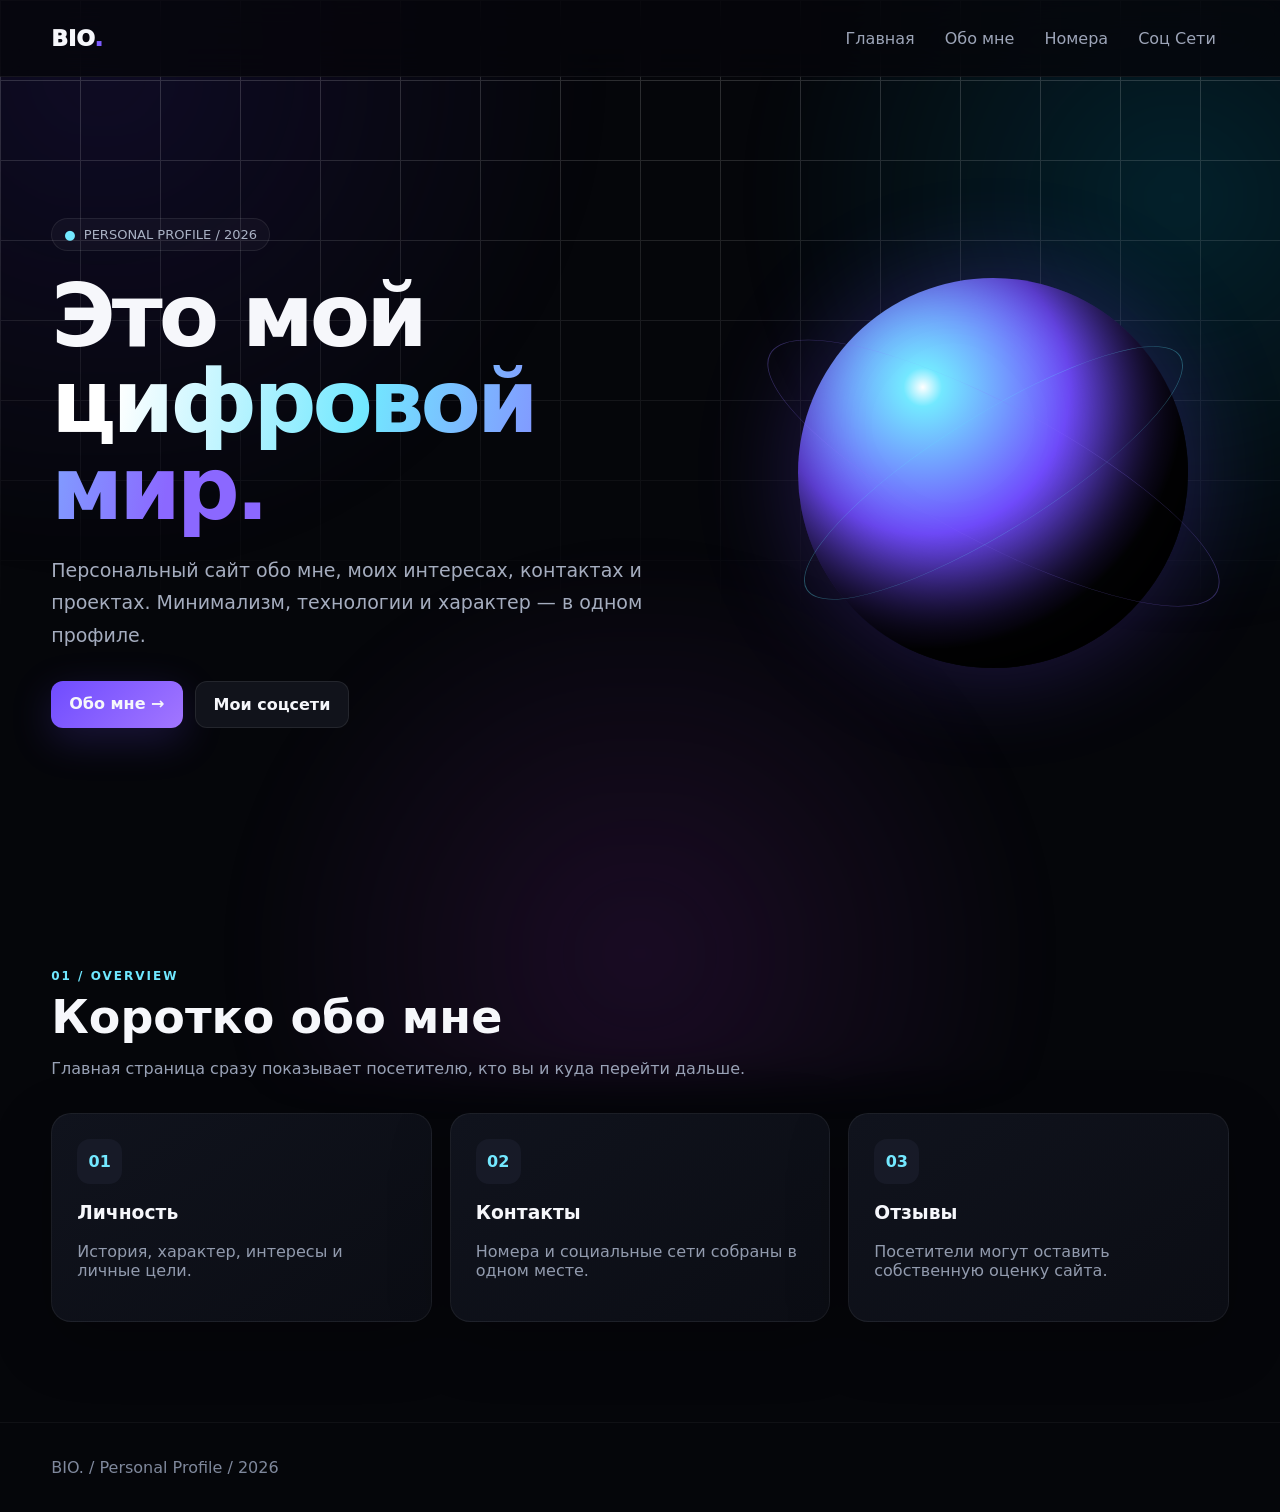
<file: index.html>
<!doctype html><html lang="ru"><head><meta charset="utf-8"><meta name="viewport" content="width=device-width,initial-scale=1"><meta name="description" content="Современный персональный BIO-сайт"><title>Главная — BIO.</title><link rel="stylesheet" href="style.css"></head><body><header class="nav"><div class="wrap navin"><a class="logo" href="index.html">BIO<i>.</i></a><nav class="links"><a href="index.html">Главная</a><a href="about.html">Обо мне</a><a href="numbers.html">Номера</a><a href="social.html">Соц Сети</a></nav><span class="menu">MENU</span></div></header><main><section class="hero"><div class="wrap heroGrid"><div><span class="tag"><b>●</b>&nbsp; PERSONAL PROFILE / 2026</span><h1>Это мой<br><span class="grad">цифровой мир.</span></h1><p class="lead">Персональный сайт обо мне, моих интересах, контактах и проектах. Минимализм, технологии и характер — в одном профиле.</p><div class="buttons"><a class="btn primary" href="about.html">Обо мне →</a><a class="btn" href="social.html">Мои соцсети</a></div></div><div class="visual"><div class="orb"></div></div></div></section>
<section><div class="wrap"><div class="kicker">01 / overview</div><h2 class="title">Коротко обо мне</h2><p class="sub">Главная страница сразу показывает посетителю, кто вы и куда перейти дальше.</p><div class="grid"><div class="card"><div class="icon">01</div><h3>Личность</h3><p class="muted">История, характер, интересы и личные цели.</p></div><div class="card"><div class="icon">02</div><h3>Контакты</h3><p class="muted">Номера и социальные сети собраны в одном месте.</p></div><div class="card"><div class="icon">03</div><h3>Отзывы</h3><p class="muted">Посетители могут оставить собственную оценку сайта.</p></div></div></div></section></main><footer><div class="wrap">BIO. / Personal Profile / 2026</div></footer><script src="script.js"></script></body></html>
</file>
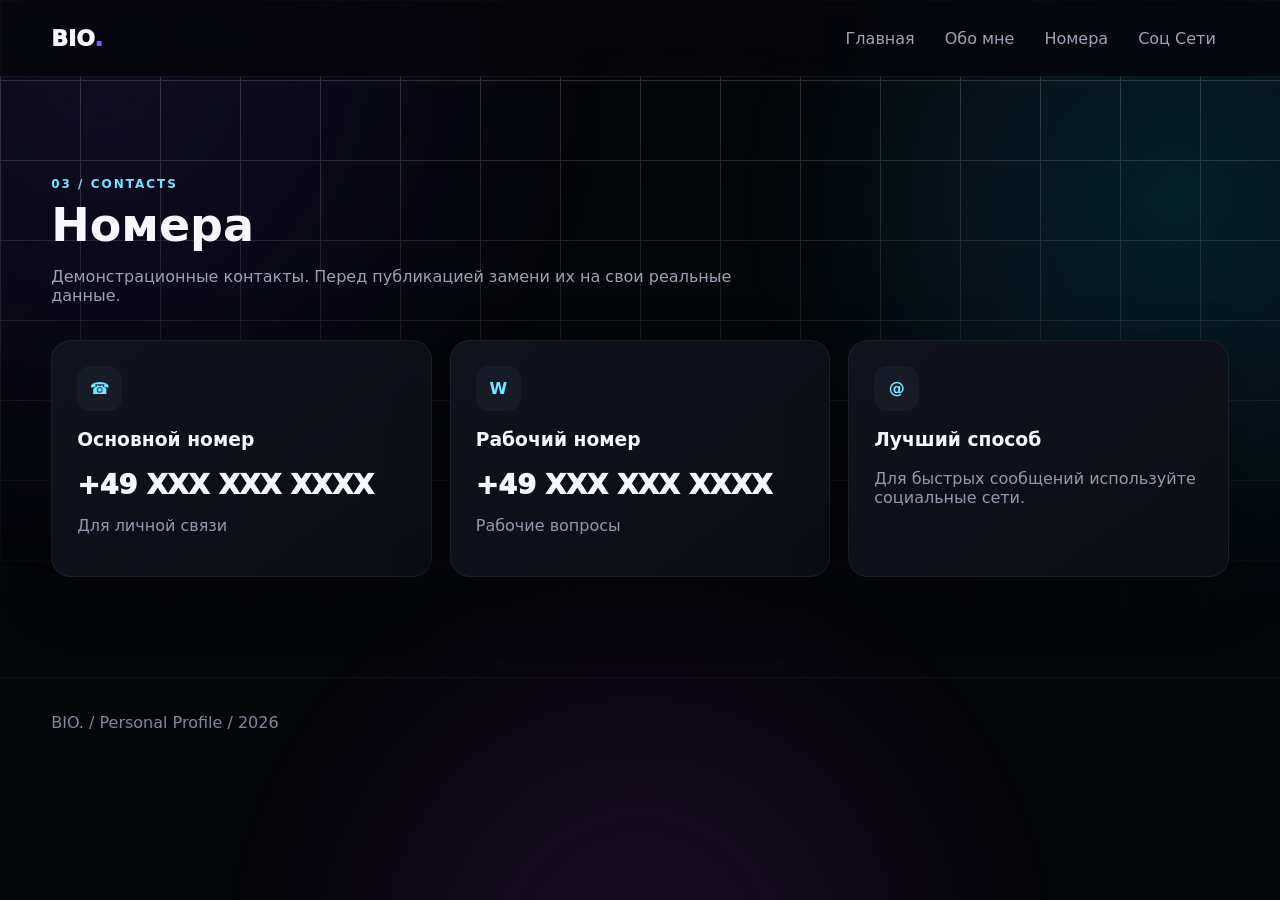
<file: numbers.html>
<!doctype html><html lang="ru"><head><meta charset="utf-8"><meta name="viewport" content="width=device-width,initial-scale=1"><meta name="description" content="Современный персональный BIO-сайт"><title>Номера — BIO.</title><link rel="stylesheet" href="style.css"></head><body><header class="nav"><div class="wrap navin"><a class="logo" href="index.html">BIO<i>.</i></a><nav class="links"><a href="index.html">Главная</a><a href="about.html">Обо мне</a><a href="numbers.html">Номера</a><a href="social.html">Соц Сети</a></nav><span class="menu">MENU</span></div></header><main><section><div class="wrap"><div class="kicker">03 / contacts</div><h1 class="title">Номера</h1><p class="sub">Демонстрационные контакты. Перед публикацией замени их на свои реальные данные.</p><div class="grid"><div class="card"><div class="icon">☎</div><h3>Основной номер</h3><div class="num">+49 XXX XXX XXXX</div><p class="muted">Для личной связи</p></div><div class="card"><div class="icon">W</div><h3>Рабочий номер</h3><div class="num">+49 XXX XXX XXXX</div><p class="muted">Рабочие вопросы</p></div><div class="card"><div class="icon">@</div><h3>Лучший способ</h3><p class="muted">Для быстрых сообщений используйте социальные сети.</p></div></div></div></section></main><footer><div class="wrap">BIO. / Personal Profile / 2026</div></footer><script src="script.js"></script></body></html>
</file>
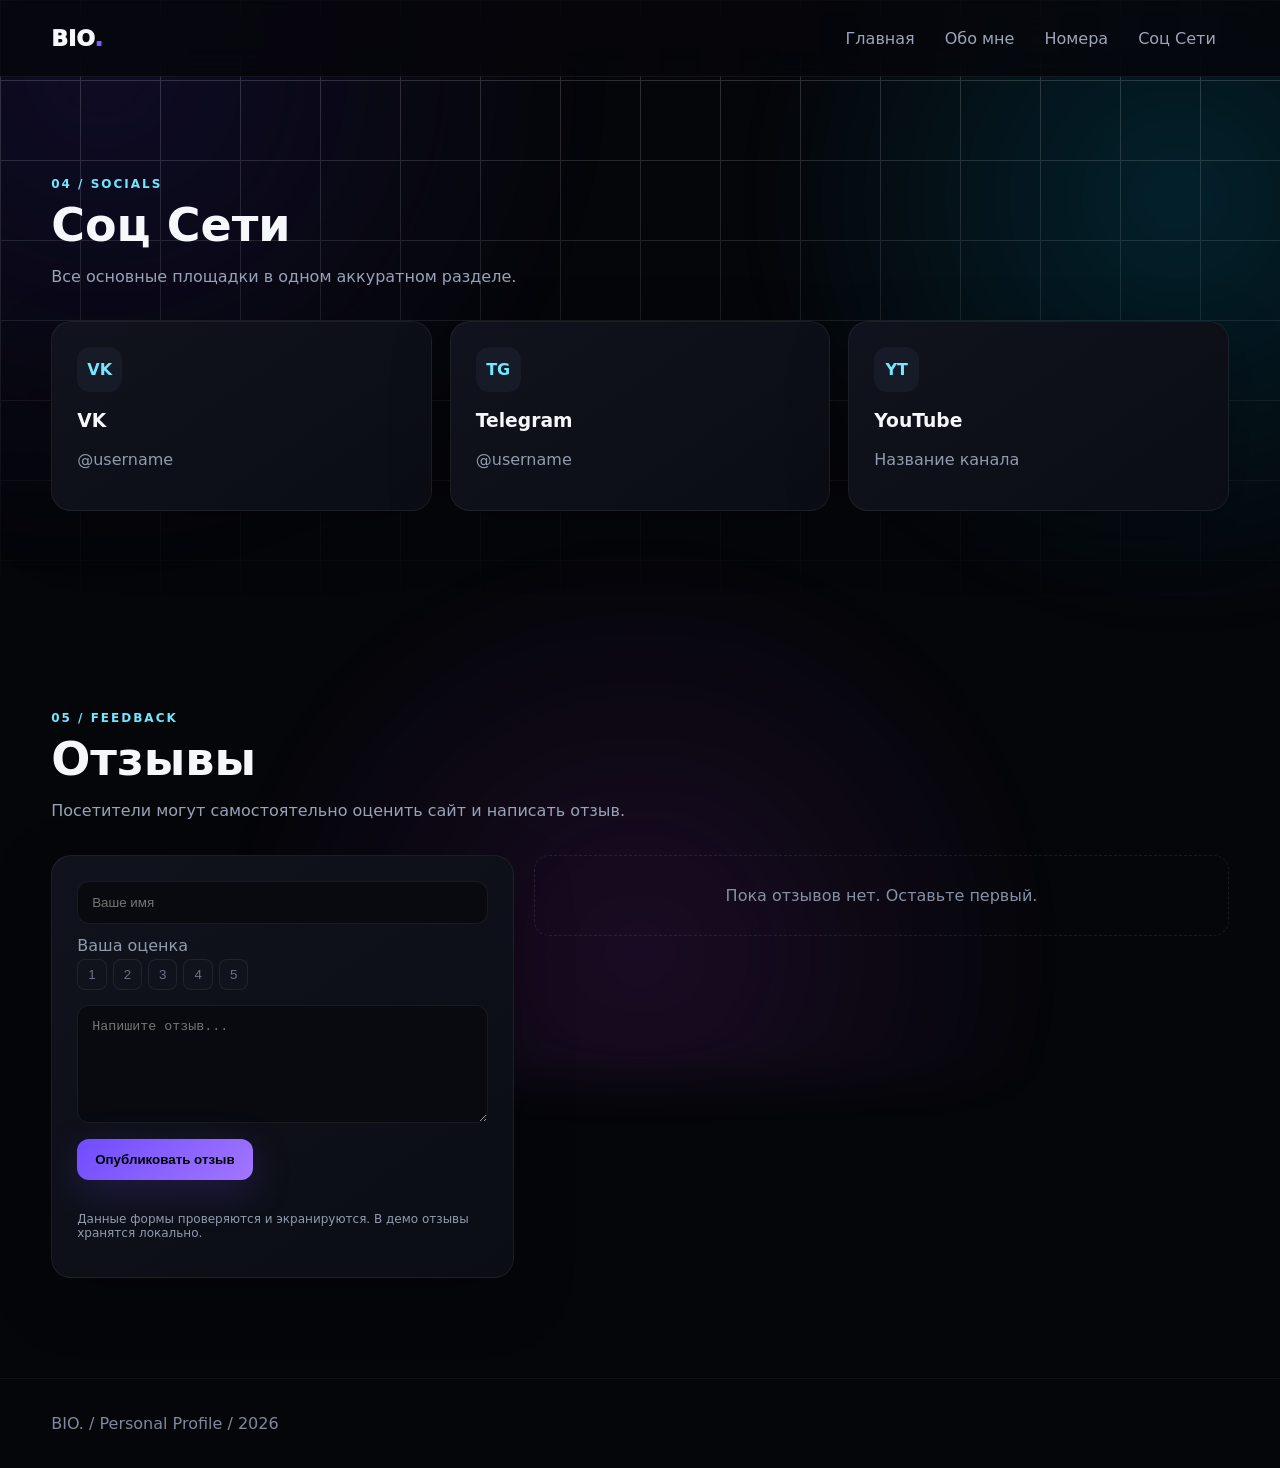
<file: social.html>
<!doctype html><html lang="ru"><head><meta charset="utf-8"><meta name="viewport" content="width=device-width,initial-scale=1"><meta name="description" content="Современный персональный BIO-сайт"><title>Соц Сети — BIO.</title><link rel="stylesheet" href="style.css"></head><body><header class="nav"><div class="wrap navin"><a class="logo" href="index.html">BIO<i>.</i></a><nav class="links"><a href="index.html">Главная</a><a href="about.html">Обо мне</a><a href="numbers.html">Номера</a><a href="social.html">Соц Сети</a></nav><span class="menu">MENU</span></div></header><main><section><div class="wrap"><div class="kicker">04 / socials</div><h1 class="title">Соц Сети</h1><p class="sub">Все основные площадки в одном аккуратном разделе.</p><div class="grid"><a class="card" href="#"><div class="icon">VK</div><h3>VK</h3><p class="muted">@username</p></a><a class="card" href="#"><div class="icon">TG</div><h3>Telegram</h3><p class="muted">@username</p></a><a class="card" href="#"><div class="icon">YT</div><h3>YouTube</h3><p class="muted">Название канала</p></a></div></div></section>
<section><div class="wrap"><div class="kicker">05 / feedback</div><h2 class="title">Отзывы</h2><p class="sub">Посетители могут самостоятельно оценить сайт и написать отзыв.</p><div class="reviewGrid"><div class="card"><form id="form"><input id="name" class="field" maxlength="40" placeholder="Ваше имя" required><div class="muted">Ваша оценка</div><div class="stars"><button class="star" type="button" data-r="1">1</button><button class="star" type="button" data-r="2">2</button><button class="star" type="button" data-r="3">3</button><button class="star" type="button" data-r="4">4</button><button class="star" type="button" data-r="5">5</button></div><textarea id="text" class="field" maxlength="500" rows="6" placeholder="Напишите отзыв..." required></textarea><button class="btn primary" type="submit">Опубликовать отзыв</button><div id="status" class="status"></div><p class="muted" style="font-size:12px">Данные формы проверяются и экранируются. В демо отзывы хранятся локально.</p></form></div><div id="reviews"></div></div></div></section></main><footer><div class="wrap">BIO. / Personal Profile / 2026</div></footer><script src="script.js"></script></body></html>
</file>
<file: style.css>
*{box-sizing:border-box}html{scroll-behavior:smooth}body{margin:0;background:#05060a;color:#f6f7fb;font-family:Inter,system-ui,Segoe UI,sans-serif;overflow-x:hidden}
body:before{content:"";position:fixed;inset:-20%;z-index:-2;background:radial-gradient(circle at 20% 20%,#24175b55,transparent 28%),radial-gradient(circle at 80% 30%,#005d7550,transparent 25%),radial-gradient(circle at 50% 90%,#5b1f7540,transparent 28%);filter:blur(20px)}
body:after{content:"";position:fixed;inset:0;z-index:-1;opacity:.18;background-image:linear-gradient(#fff 1px,transparent 1px),linear-gradient(90deg,#fff 1px,transparent 1px);background-size:80px 80px;mask-image:linear-gradient(to bottom,black,transparent 70%)}
a{text-decoration:none;color:inherit}.wrap{width:min(1180px,92%);margin:auto}.nav{position:sticky;top:0;z-index:50;background:#05060acc;backdrop-filter:blur(18px);border-bottom:1px solid #ffffff10}.navin{height:76px;display:flex;align-items:center;justify-content:space-between;gap:20px}.logo{font-size:22px;font-weight:950}.logo i{color:#7d5cff;font-style:normal}.links{display:flex;gap:4px}.links a{color:#9da5b8;padding:10px 13px;border-radius:10px;transition:.25s}.links a:hover{color:#fff;background:#ffffff0b}.menu{display:none}
.hero{min-height:88vh;display:grid;align-items:center;padding:80px 0}.heroGrid{display:grid;grid-template-columns:1.15fr .85fr;gap:70px;align-items:center}.tag{display:inline-flex;padding:8px 12px;border:1px solid #ffffff14;background:#ffffff08;border-radius:999px;color:#aab2c5;font-size:13px}.tag b{color:#72e8ff}.hero h1{font-size:clamp(48px,7vw,88px);line-height:.98;letter-spacing:-4px;margin:22px 0}.grad{background:linear-gradient(100deg,#fff 10%,#72e8ff 45%,#8b68ff 85%);-webkit-background-clip:text;color:transparent}.lead{font-size:19px;line-height:1.7;color:#a5adbf;max-width:670px}.buttons{display:flex;gap:12px;margin-top:30px;flex-wrap:wrap}.btn{border:1px solid #ffffff14;background:#11131b;padding:13px 18px;border-radius:12px;font-weight:800;transition:.25s}.btn.primary{background:linear-gradient(135deg,#6f4cff,#a276ff);border:0;box-shadow:0 12px 40px #704cff35}.btn:hover{transform:translateY(-2px);box-shadow:0 15px 40px #0008}
.visual{position:relative}.orb{width:min(390px,78vw);aspect-ratio:1;margin:auto;border-radius:50%;background:radial-gradient(circle at 32% 28%,#ffffff,#73e8ff 5%,#714cff 38%,#130d2d 66%,#07080d 68%);box-shadow:inset -40px -50px 90px #000,0 0 100px #704cff44;animation:float 6s ease-in-out infinite}.orb:before,.orb:after{content:"";position:absolute;inset:-18px;border:1px solid #8d74ff55;border-radius:50%;transform:rotate(28deg) scaleY(.32)}.orb:after{inset:15px;transform:rotate(-32deg) scaleY(.32);border-color:#5deaff55}@keyframes float{50%{transform:translateY(-14px) rotate(3deg)}}
section{padding:100px 0}.kicker{color:#6fe7ff;text-transform:uppercase;letter-spacing:2px;font-size:12px;font-weight:900}.title{font-size:46px;line-height:1.08;margin:10px 0 12px}.sub{color:#99a2b6;max-width:700px}.grid{display:grid;grid-template-columns:repeat(3,1fr);gap:18px;margin-top:35px}.card{background:linear-gradient(145deg,#10131d,#0b0d14);border:1px solid #ffffff10;border-radius:20px;padding:25px;box-shadow:0 20px 60px #0004}.card:hover{border-color:#8a6cff45}.num{font-size:27px;font-weight:950}.icon{width:45px;height:45px;border-radius:13px;display:grid;place-items:center;background:#171a27;color:#73e8ff;font-weight:900;margin-bottom:18px}.muted{color:#929bae}.reviewGrid{display:grid;grid-template-columns:.8fr 1.2fr;gap:20px;margin-top:35px}.field{width:100%;border:1px solid #ffffff12;background:#080a10;color:#fff;padding:13px 14px;border-radius:12px;outline:0;margin-bottom:12px}.field:focus{border-color:#745cff}.stars{display:flex;gap:6px;margin:4px 0 15px}.star{cursor:pointer;background:#10131c;border:1px solid #ffffff12;color:#697287;border-radius:8px;padding:7px 10px}.star.on{color:#ffd86a;border-color:#7a6633}.review{padding:17px;border:1px solid #ffffff0d;border-radius:15px;background:#0c0f17;margin-bottom:10px}.reviewTop{display:flex;justify-content:space-between}.rating{color:#ffd86a}.empty{border:1px dashed #ffffff16;padding:30px;border-radius:15px;color:#8790a3;text-align:center}.status{font-size:13px;min-height:20px}.ok{color:#62e8a5}.bad{color:#ff7180}footer{border-top:1px solid #ffffff0c;padding:35px 0;color:#7f889c}
@media(max-width:800px){.links{display:none}.menu{display:block;color:#aaa}.heroGrid,.reviewGrid{grid-template-columns:1fr}.hero{padding-top:50px}.hero h1{letter-spacing:-2px}.grid{grid-template-columns:1fr}.title{font-size:36px}.visual{order:-1}}
</file>
